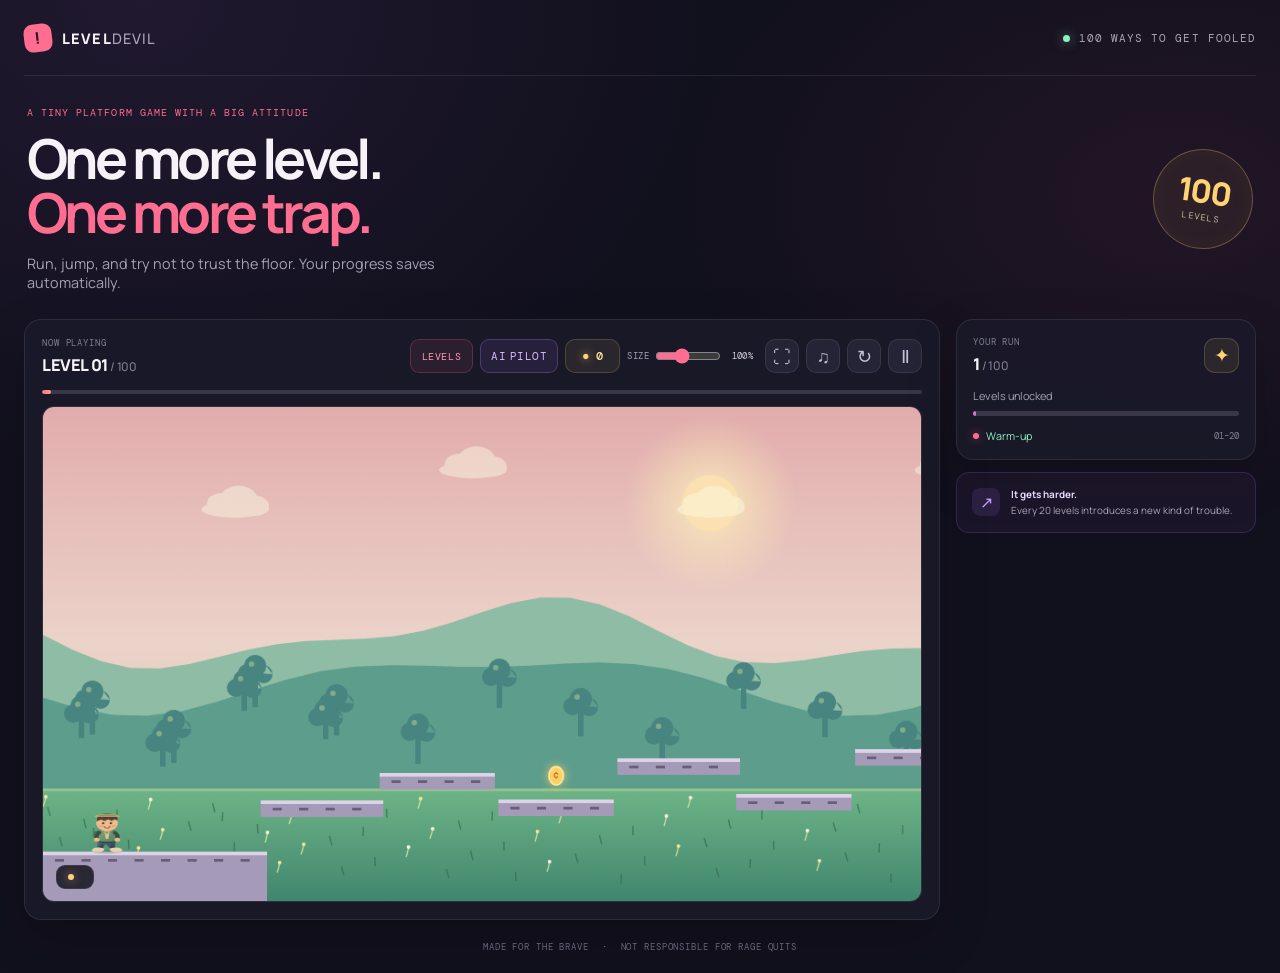
<file: index.html>
<!doctype html>
<html lang="en">
  <head>
    <meta charset="UTF-8" />
    <meta name="viewport" content="width=device-width, initial-scale=1" />
    <meta name="theme-color" content="#11101d" />
    <meta
      name="description"
      content="Dodge the devil's traps, master 100 platforming levels, and make it to the exit."
    />
    <title>Level Devil — 100 trap-filled levels</title>
    <link rel="stylesheet" href="style.css?v=4" />
  </head>
  <body>
    <main class="app">
      <header class="topbar">
        <a class="brand" href="#" aria-label="Level Devil home">
          <span class="brand-mark" aria-hidden="true">!</span>
          <span>LEVEL<span class="brand-light">DEVIL</span></span>
        </a>
        <div class="topbar-note"><span class="live-dot"></span> 100 ways to get fooled</div>
      </header>

      <section class="intro">
        <div>
          <p class="eyebrow">A tiny platform game with a big attitude</p>
          <h1>One more level.<br /><span>One more trap.</span></h1>
          <p class="intro-copy">Run, jump, and try not to trust the floor. Your progress saves automatically.</p>
        </div>
        <div class="intro-badge" aria-label="100 levels">
          <span>100</span>
          <small>LEVELS</small>
        </div>
      </section>

      <section class="game-layout" aria-label="Game">
        <div class="game-panel">
          <div class="game-toolbar">
            <div>
              <span class="toolbar-label">NOW PLAYING</span>
              <h2 id="levelTitle">LEVEL 01 <span>/ 100</span></h2>
            </div>
            <div class="toolbar-actions">
              <a class="level-select-link" id="levelSelectLink" href="level-select.html">LEVELS</a>
              <button class="ai-button" id="aiButton" type="button" aria-pressed="false" aria-label="Start AI pilot">AI <span>PILOT</span></button>
              <div class="coin-wallet" aria-label="Coins collected">
                <span aria-hidden="true">●</span>
                <strong id="coinCount">0</strong>
              </div>
              <label class="screen-size-control" for="screenSizeInput">
                <span>SIZE</span>
                <input id="screenSizeInput" type="range" min="70" max="150" step="10" value="100" aria-label="Adjust game screen size" />
                <output class="screen-size-label" id="screenSizeLabel" for="screenSizeInput">100%</output>
              </label>
              <button class="icon-button" id="fullscreenButton" type="button" aria-label="Enter fullscreen" title="Enter fullscreen">⛶</button>
              <button class="icon-button mobile-only-button" id="rotateButton" type="button" aria-label="Rotate game to landscape" title="Rotate game to landscape">⤾</button>
              <button class="icon-button" id="musicButton" type="button" aria-label="Start level music" title="Start level music">♫</button>
              <button class="icon-button" id="restartButton" type="button" aria-label="Restart level" title="Restart level">↻</button>
              <button class="icon-button" id="pauseButton" type="button" aria-label="Pause game" title="Pause game">Ⅱ</button>
            </div>
          </div>

          <div class="progress-track" aria-label="Level progress">
            <div class="progress-fill" id="levelProgress"></div>
          </div>

          <div class="stage-wrap" id="stageWrap">
            <canvas id="game" width="960" height="540" aria-label="Level Devil platform game"></canvas>
            <button class="icon-button stage-fullscreen-button" id="stageFullscreenButton" type="button" aria-label="Exit fullscreen" title="Exit fullscreen">↙</button>
            <div class="stage-message" id="stageMessage" aria-live="polite">
              <span class="message-dot"></span>
              <span id="status"></span>
            </div>
          </div>

          <div class="mobile-controls" aria-label="Touch controls">
            <div class="mobile-direction-controls">
              <button class="mobile-control-button" id="moveLeftButton" type="button" aria-label="Move left">←</button>
              <button class="mobile-control-button" id="moveRightButton" type="button" aria-label="Move right">→</button>
            </div>
            <button class="mobile-control-button mobile-jump-button" id="jumpButton" type="button" aria-label="Jump">JUMP</button>
          </div>

          <section class="leaderboard-card" id="leaderboardPanel" aria-live="polite" hidden>
            <div class="leaderboard-heading">
              <div>
                <span class="toolbar-label" id="leaderboardScope">WORLDWIDE TOP SCORES</span>
                <h2 id="leaderboardTitle">Level leaderboard</h2>
              </div>
              <span class="leaderboard-score" id="leaderboardScore">0 coins</span>
            </div>
            <p class="leaderboard-status" id="leaderboardStatus">Loading scores…</p>
            <ol class="leaderboard-list" id="leaderboardList"></ol>
          </section>

        </div>

        <aside class="side-panel">
          <section class="progress-card">
            <div class="card-heading">
              <div>
                <span class="toolbar-label">YOUR RUN</span>
                <h2 id="progressText">1 <span>/ 100</span></h2>
              </div>
              <span class="trophy" aria-hidden="true">✦</span>
            </div>
            <p class="muted-copy">Levels unlocked</p>
            <div class="mini-progress"><div id="unlockedProgress"></div></div>
            <div class="chapter-label"><span class="chapter-dot"></span><span id="chapterName">Warm-up</span><span id="chapterRange">01–20</span></div>
          </section>

          <div class="difficulty-note">
            <span class="difficulty-icon" aria-hidden="true">↗</span>
            <p><strong>It gets harder.</strong><br />Every 20 levels introduces a new kind of trouble.</p>
          </div>
        </aside>
      </section>

      <footer class="page-footer">MADE FOR THE BRAVE <span>·</span> NOT RESPONSIBLE FOR RAGE QUITS</footer>
    </main>
    <script src="game.js?v=7"></script>
    <script type="module" src="leaderboard.js?v=4"></script>
  </body>
</html>
</file>
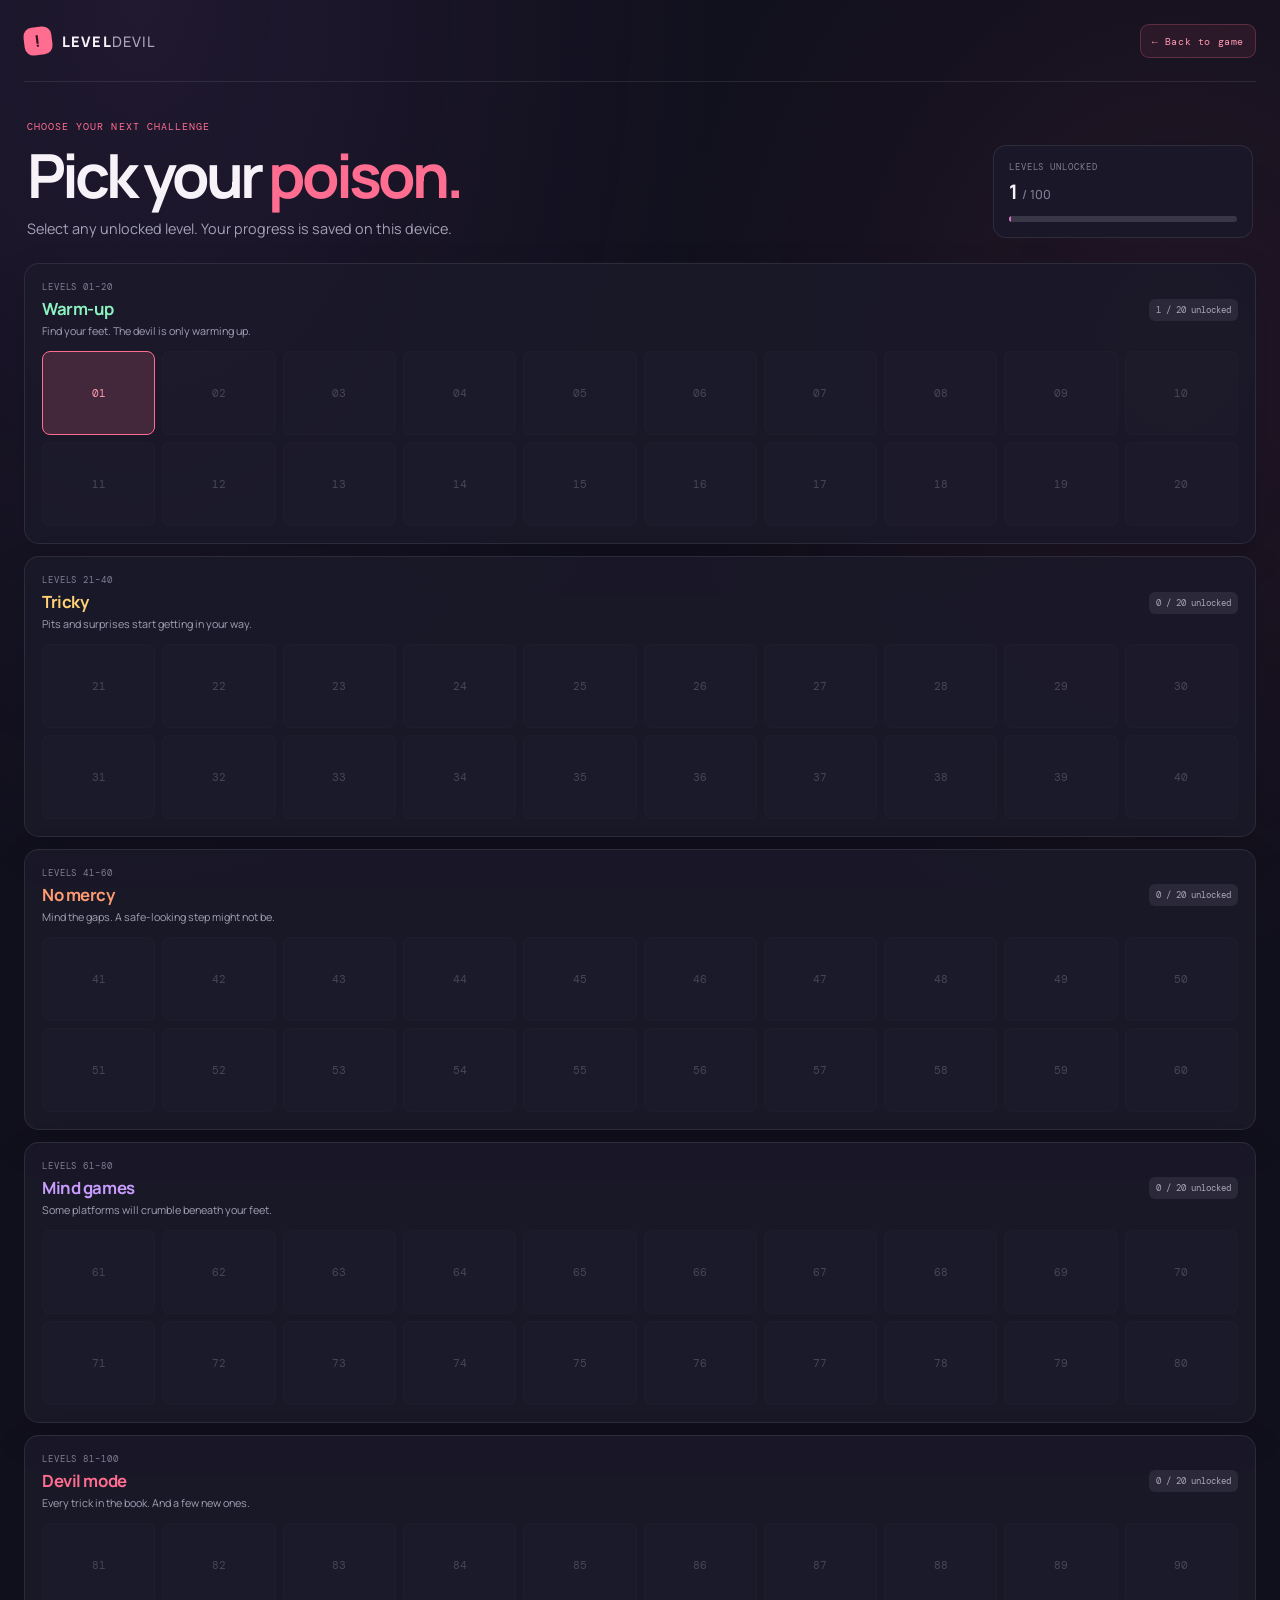
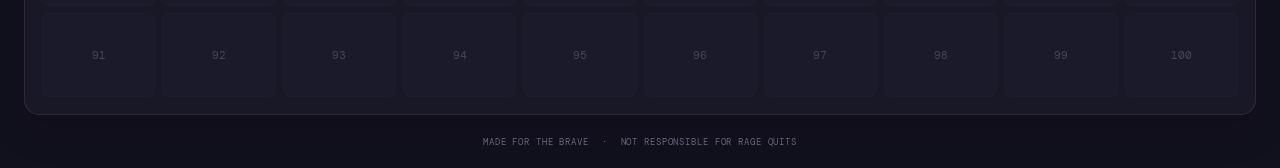
<file: level-select.html>
<!doctype html>
<html lang="en">
  <head>
    <meta charset="UTF-8" />
    <meta name="viewport" content="width=device-width, initial-scale=1" />
    <meta name="theme-color" content="#11101d" />
    <meta
      name="description"
      content="Choose from your unlocked Level Devil platforming levels."
    />
    <title>Choose a Level — Level Devil</title>
    <link rel="stylesheet" href="style.css?v=2" />
  </head>
  <body>
    <main class="app level-select-page">
      <header class="topbar">
        <a class="brand" href="index.html" aria-label="Level Devil home">
          <span class="brand-mark" aria-hidden="true">!</span>
          <span>LEVEL<span class="brand-light">DEVIL</span></span>
        </a>
        <a class="back-link" id="backToGame" href="index.html">← Back to game</a>
      </header>

      <section class="selector-intro">
        <div>
          <p class="eyebrow">Choose your next challenge</p>
          <h1>Pick your <span>poison.</span></h1>
          <p class="intro-copy">Select any unlocked level. Your progress is saved on this device.</p>
        </div>
        <div class="selector-progress">
          <span class="toolbar-label">LEVELS UNLOCKED</span>
          <strong id="unlockedCount">1 <span>/ 100</span></strong>
          <div class="mini-progress"><div id="unlockedProgress"></div></div>
        </div>
      </section>

      <div class="chapter-list" id="chapterList" aria-label="Level selection by chapter"></div>

      <footer class="page-footer">MADE FOR THE BRAVE <span>·</span> NOT RESPONSIBLE FOR RAGE QUITS</footer>
    </main>
    <script src="level-select.js?v=2"></script>
  </body>
</html>
</file>
<file: style.css>
@import url("https://fonts.googleapis.com/css2?family=DM+Mono:wght@400;500&family=Manrope:wght@400;500;600;700;800&display=swap");

:root {
  color-scheme: dark;
  font-family: "Manrope", "Segoe UI", sans-serif;
  color: #f6f2f7;
  background: #11101d;
  font-synthesis: none;
  text-rendering: optimizeLegibility;
  --bg: #11101d;
  --panel: #1b1a29;
  --panel-raised: #211f31;
  --line: rgba(255, 255, 255, 0.085);
  --muted: #a5a1b6;
  --pink: #ff6d91;
  --yellow: #ffd274;
  --green: #8bf2c0;
  --game-screen-size: 100%;
}

* {
  box-sizing: border-box;
}

html {
  overflow-x: clip;
}

body {
  min-width: 0;
  min-height: 100vh;
  margin: 0;
  background:
    radial-gradient(ellipse at 11% 0%, rgba(91, 60, 122, 0.2), transparent 36rem),
    radial-gradient(ellipse at 92% 20%, rgba(135, 55, 84, 0.14), transparent 32rem),
    var(--bg);
}

button,
a {
  color: inherit;
  font: inherit;
}

button:focus-visible,
a:focus-visible {
  outline: 2px solid var(--yellow);
  outline-offset: 3px;
}

.app {
  width: min(1340px, calc(100% - 48px));
  margin: 0 auto;
  padding: 24px 0 20px;
}

.topbar {
  display: flex;
  align-items: center;
  justify-content: space-between;
  padding-bottom: 23px;
  border-bottom: 1px solid var(--line);
}

.brand {
  display: inline-flex;
  align-items: center;
  gap: 10px;
  text-decoration: none;
  font-size: 0.91rem;
  font-weight: 800;
  letter-spacing: 0.08em;
}

.brand-mark {
  display: grid;
  width: 28px;
  height: 28px;
  place-items: center;
  border-radius: 9px;
  background: var(--pink);
  color: #321323;
  font-size: 1rem;
  transform: rotate(-7deg);
}

.brand-light {
  color: #aaa6b8;
  font-weight: 500;
}

.topbar-note,
.eyebrow,
.toolbar-label,
.page-footer {
  font-family: "DM Mono", Consolas, monospace;
  letter-spacing: 0.1em;
  text-transform: uppercase;
}

.topbar-note {
  display: flex;
  align-items: center;
  gap: 9px;
  color: #aaa6b8;
  font-size: 0.66rem;
}

.live-dot,
.chapter-dot,
.message-dot {
  width: 7px;
  height: 7px;
  border-radius: 50%;
  background: var(--green);
  box-shadow: 0 0 12px rgba(139, 242, 192, 0.6);
}

.intro {
  display: flex;
  align-items: center;
  justify-content: space-between;
  gap: 24px;
  padding: 30px 3px 27px;
}

.eyebrow {
  margin: 0 0 12px;
  color: var(--pink);
  font-size: 0.65rem;
}

h1 {
  margin: 0;
  font-size: clamp(2rem, 4.3vw, 3.55rem);
  line-height: 0.99;
  letter-spacing: -0.065em;
}

h1 span {
  color: var(--pink);
}

.intro-copy {
  max-width: 480px;
  margin: 14px 0 0;
  color: var(--muted);
  font-size: 0.9rem;
}

.intro-badge {
  display: grid;
  width: 100px;
  height: 100px;
  flex: 0 0 auto;
  align-content: center;
  justify-items: center;
  border: 1px solid rgba(255, 210, 116, 0.3);
  border-radius: 50%;
  background: rgba(255, 210, 116, 0.055);
  box-shadow: inset 0 0 25px rgba(255, 210, 116, 0.035);
  transform: rotate(8deg);
}

.intro-badge span {
  color: var(--yellow);
  font-size: 2rem;
  font-weight: 800;
  letter-spacing: -0.08em;
  line-height: 1;
}

.intro-badge small {
  margin-top: 4px;
  color: #c6b994;
  font-family: "DM Mono", Consolas, monospace;
  font-size: 0.55rem;
  letter-spacing: 0.15em;
}

.game-layout {
  display: grid;
  grid-template-columns: minmax(0, 1fr) 300px;
  align-items: start;
  gap: 16px;
}

.game-panel,
.progress-card,
.levels-card {
  border: 1px solid var(--line);
  border-radius: 17px;
  background: rgba(27, 26, 41, 0.88);
  box-shadow: 0 18px 50px rgba(0, 0, 0, 0.17);
}

.game-panel {
  min-width: 0;
  padding: 17px;
}

.game-toolbar,
.card-heading,
.levels-heading {
  display: flex;
  align-items: center;
  justify-content: space-between;
  gap: 12px;
}

.toolbar-label {
  display: block;
  color: #817d93;
  font-size: 0.56rem;
}

.game-toolbar h2,
.card-heading h2,
.levels-heading h2 {
  margin: 5px 0 0;
  font-size: 1.02rem;
  font-weight: 800;
  letter-spacing: -0.025em;
}

.game-toolbar h2 span,
.card-heading h2 span {
  color: #817d93;
  font-size: 0.75rem;
  font-weight: 500;
}

.toolbar-actions {
  display: flex;
  align-items: center;
  gap: 7px;
}

.mobile-only-button {
  display: none !important;
}

.level-select-link,
.back-link {
  display: inline-flex;
  align-items: center;
  justify-content: center;
  min-height: 34px;
  padding: 0 11px;
  border: 1px solid rgba(255, 109, 145, 0.24);
  border-radius: 9px;
  background: rgba(255, 109, 145, 0.08);
  color: #ff9ab1;
  font-family: "DM Mono", Consolas, monospace;
  font-size: 0.62rem;
  letter-spacing: 0.06em;
  text-decoration: none;
  transition: background 140ms ease, border-color 140ms ease;
}

.ai-button {
  display: inline-flex;
  align-items: center;
  gap: 4px;
  min-height: 34px;
  padding: 0 10px;
  border: 1px solid rgba(184, 122, 255, 0.28);
  border-radius: 9px;
  background: rgba(184, 122, 255, 0.09);
  color: #d9baff;
  cursor: pointer;
  font-family: "DM Mono", Consolas, monospace;
  font-size: 0.66rem;
  letter-spacing: 0.04em;
  transition: background 140ms ease, border-color 140ms ease, color 140ms ease;
}

.ai-button:hover {
  border-color: rgba(184, 122, 255, 0.5);
  background: rgba(184, 122, 255, 0.16);
}

.ai-button.is-active {
  border-color: rgba(139, 242, 192, 0.4);
  background: rgba(139, 242, 192, 0.12);
  color: var(--green);
}

.level-select-link:hover,
.back-link:hover {
  border-color: rgba(255, 109, 145, 0.48);
  background: rgba(255, 109, 145, 0.16);
}

.coin-wallet {
  display: flex;
  min-width: 55px;
  height: 34px;
  align-items: center;
  justify-content: center;
  gap: 7px;
  padding: 0 10px;
  border: 1px solid rgba(255, 210, 116, 0.18);
  border-radius: 10px;
  background: rgba(255, 210, 116, 0.075);
  color: #ffe0a0;
  font-family: "DM Mono", Consolas, monospace;
  font-size: 0.73rem;
}

.coin-wallet span {
  color: var(--yellow);
  font-size: 0.78rem;
  text-shadow: 0 0 9px rgba(255, 210, 116, 0.75);
}

.coin-wallet strong {
  font-weight: 500;
}

.icon-button {
  display: grid;
  width: 34px;
  height: 34px;
  place-items: center;
  border: 1px solid var(--line);
  border-radius: 10px;
  background: #252336;
  color: #c4c0d1;
  cursor: pointer;
  font-size: 1.1rem;
  transition: background 140ms ease, color 140ms ease, transform 140ms ease;
}

.icon-button:hover {
  background: #343147;
  color: white;
  transform: translateY(-1px);
}

.progress-track,
.mini-progress {
  height: 4px;
  overflow: hidden;
  border-radius: 9px;
  background: #393648;
}

.progress-track {
  margin: 14px 0 12px;
}

.progress-fill,
.mini-progress div {
  width: 1%;
  height: 100%;
  border-radius: inherit;
  background: linear-gradient(90deg, var(--pink), #ffa178);
  transition: width 220ms ease;
}

.stage-wrap {
  position: relative;
  display: flex;
  align-items: center;
  justify-content: safe center;
  overflow: auto;
  max-height: 72vh;
  border: 1px solid rgba(255, 255, 255, 0.085);
  border-radius: 12px;
  background: #191b2b;
  touch-action: pan-x pan-y;
  scrollbar-color: #6d687e #292738;
  scrollbar-width: thin;
}

canvas {
  display: block;
  flex: 0 0 auto;
  width: var(--game-screen-size);
  max-width: none;
  height: auto;
  aspect-ratio: 16 / 9;
}

.stage-wrap:fullscreen {
  display: grid;
  width: 100vw;
  height: 100vh;
  max-height: none;
  place-items: center;
  overflow: hidden;
  border: 0;
  border-radius: 0;
  background: #171622;
}

.stage-wrap:fullscreen canvas {
  width: min(100vw, calc(100vh * 16 / 9));
  max-height: 100vh;
}

.stage-fullscreen-button {
  display: none;
}

.stage-wrap:fullscreen .stage-fullscreen-button,
.stage-wrap.is-fullscreen .stage-fullscreen-button {
  position: absolute;
  z-index: 2;
  top: max(12px, env(safe-area-inset-top));
  right: max(12px, env(safe-area-inset-right));
  display: grid;
}

.stage-wrap.is-fullscreen {
  position: fixed;
  z-index: 1000;
  inset: 0;
  display: grid;
  width: 100vw;
  height: 100vh;
  height: 100dvh;
  max-height: none;
  place-items: center;
  overflow: hidden;
  border: 0;
  border-radius: 0;
  background: #171622;
}

.stage-wrap.is-fullscreen canvas {
  width: min(100vw, calc(100vh * 16 / 9));
  width: min(100vw, calc(100dvh * 16 / 9));
  max-height: 100vh;
  max-height: 100dvh;
}

.game-fullscreen-fallback {
  overflow: hidden;
}

.screen-size-control {
  display: inline-flex;
  align-items: center;
  gap: 6px;
  color: #a5a1b6;
  font-family: "DM Mono", Consolas, monospace;
  font-size: 0.57rem;
  letter-spacing: 0.05em;
}

.screen-size-control input {
  width: 66px;
  height: 20px;
  margin: 0;
  accent-color: var(--pink);
  cursor: pointer;
}

.screen-size-label {
  min-width: 31px;
  color: #d4cfdf;
  text-align: center;
}

.stage-message {
  position: absolute;
  left: 13px;
  bottom: 12px;
  display: flex;
  align-items: center;
  gap: 8px;
  max-width: calc(100% - 26px);
  padding: 8px 11px;
  border: 1px solid rgba(255, 255, 255, 0.09);
  border-radius: 9px;
  background: rgba(18, 17, 29, 0.84);
  color: #e4e0eb;
  font-size: 0.72rem;
  backdrop-filter: blur(8px);
}

.mobile-controls {
  display: none;
}

.mobile-direction-controls {
  display: flex;
  gap: 10px;
}

.mobile-control-button {
  display: grid;
  width: clamp(58px, 17vw, 72px);
  height: 56px;
  place-items: center;
  border: 1px solid rgba(226, 221, 239, 0.18);
  border-radius: 15px;
  background: linear-gradient(145deg, #343146, #252335);
  box-shadow: 0 4px 0 rgba(9, 8, 15, 0.42), inset 0 1px rgba(255, 255, 255, 0.055);
  color: #f3eef9;
  cursor: pointer;
  font-size: 1.65rem;
  font-weight: 800;
  touch-action: none;
  user-select: none;
  -webkit-user-select: none;
  -webkit-tap-highlight-color: transparent;
}

.mobile-control-button:active {
  transform: translateY(2px);
  border-color: rgba(139, 242, 192, 0.38);
  background: #35443e;
  box-shadow: 0 2px 0 rgba(9, 8, 15, 0.42);
}

.mobile-jump-button {
  width: clamp(98px, 29vw, 128px);
  border-color: rgba(255, 109, 145, 0.35);
  background: linear-gradient(145deg, #63394f, #392638);
  color: #ffcada;
  font-family: "DM Mono", Consolas, monospace;
  font-size: 0.77rem;
  letter-spacing: 0.14em;
}

.leaderboard-card {
  margin-top: 12px;
  padding: 15px;
  border: 1px solid rgba(255, 210, 116, 0.17);
  border-radius: 12px;
  background: linear-gradient(125deg, rgba(255, 210, 116, 0.055), rgba(255, 109, 145, 0.035));
}

.leaderboard-card[hidden] {
  display: none;
}

.leaderboard-heading {
  display: flex;
  align-items: center;
  justify-content: space-between;
  gap: 12px;
}

.leaderboard-heading h2 {
  margin: 5px 0 0;
  font-size: 0.96rem;
}

.leaderboard-score {
  padding: 6px 9px;
  border: 1px solid rgba(255, 210, 116, 0.16);
  border-radius: 8px;
  background: rgba(255, 210, 116, 0.075);
  color: var(--yellow);
  font-family: "DM Mono", Consolas, monospace;
  font-size: 0.67rem;
}

.leaderboard-status {
  margin: 10px 0;
  color: var(--muted);
  font-size: 0.68rem;
}

.leaderboard-list {
  display: grid;
  gap: 5px;
  margin: 0;
  padding: 0;
  list-style: none;
}

.leaderboard-list li {
  display: grid;
  grid-template-columns: 28px minmax(0, 1fr) auto;
  align-items: center;
  gap: 8px;
  padding: 7px 9px;
  border: 1px solid transparent;
  border-radius: 7px;
  background: rgba(15, 14, 25, 0.3);
  font-size: 0.68rem;
}

.leaderboard-list li.is-you {
  border-color: rgba(139, 242, 192, 0.22);
  background: rgba(139, 242, 192, 0.07);
}

.leaderboard-rank {
  color: var(--yellow);
  font-family: "DM Mono", Consolas, monospace;
  font-size: 0.62rem;
}

.leaderboard-player {
  overflow: hidden;
  color: #e9e5ef;
  text-overflow: ellipsis;
  white-space: nowrap;
}

.leaderboard-result {
  color: #aaa6b9;
  font-family: "DM Mono", Consolas, monospace;
  font-size: 0.6rem;
  white-space: nowrap;
}

.message-dot {
  width: 6px;
  height: 6px;
  flex: 0 0 auto;
  background: var(--yellow);
  box-shadow: 0 0 10px rgba(255, 210, 116, 0.6);
}

.side-panel {
  display: grid;
  gap: 12px;
}

.progress-card,
.levels-card {
  padding: 16px;
}

.trophy {
  display: grid;
  width: 35px;
  height: 35px;
  place-items: center;
  border: 1px solid rgba(255, 210, 116, 0.18);
  border-radius: 11px;
  background: rgba(255, 210, 116, 0.08);
  color: var(--yellow);
  font-size: 1.2rem;
}

.muted-copy {
  margin: 13px 0 8px;
  color: var(--muted);
  font-size: 0.68rem;
}

.mini-progress {
  height: 5px;
}

.mini-progress div {
  background: linear-gradient(90deg, #b87aff, var(--pink));
}

.chapter-label {
  display: flex;
  align-items: center;
  gap: 7px;
  margin-top: 13px;
  color: #d6d2df;
  font-size: 0.67rem;
}

.chapter-dot {
  width: 6px;
  height: 6px;
  background: var(--pink);
  box-shadow: 0 0 10px rgba(255, 109, 145, 0.5);
}

.chapter-label span:last-child {
  margin-left: auto;
  color: #858196;
  font-family: "DM Mono", Consolas, monospace;
  font-size: 0.58rem;
}

.levels-heading {
  align-items: end;
}

.levels-heading h2 {
  font-size: 0.91rem;
}

.level-count {
  padding: 5px 7px;
  border-radius: 6px;
  background: #2a2839;
  color: #aaa6b9;
  font-family: "DM Mono", Consolas, monospace;
  font-size: 0.57rem;
}

.level-grid {
  display: grid;
  grid-template-columns: repeat(10, minmax(0, 1fr));
  gap: 5px;
  max-height: 191px;
  overflow-y: auto;
  margin-top: 14px;
  padding: 1px 3px 3px 1px;
  scrollbar-color: #4b465e transparent;
  scrollbar-width: thin;
}

.level-button {
  display: grid;
  min-width: 0;
  aspect-ratio: 1;
  place-items: center;
  padding: 0;
  border: 1px solid transparent;
  border-radius: 7px;
  background: #292738;
  color: #9995a9;
  cursor: pointer;
  font-family: "DM Mono", Consolas, monospace;
  font-size: 0.57rem;
  text-decoration: none;
  transition: 140ms ease;
}

.level-button:not(:disabled):hover {
  border-color: rgba(255, 255, 255, 0.2);
  background: #3a364e;
  color: #fff;
}

.level-button.is-current {
  border-color: var(--pink);
  background: rgba(255, 109, 145, 0.18);
  color: #ff9ab1;
}

.level-button.is-complete {
  background: rgba(139, 242, 192, 0.12);
  color: var(--green);
}

.level-button:disabled {
  cursor: not-allowed;
  opacity: 0.36;
}

.difficulty-note {
  display: flex;
  align-items: center;
  gap: 11px;
  padding: 13px 15px;
  border: 1px solid rgba(184, 122, 255, 0.16);
  border-radius: 13px;
  background: rgba(138, 89, 193, 0.08);
}

.difficulty-icon {
  display: grid;
  width: 28px;
  height: 28px;
  flex: 0 0 auto;
  place-items: center;
  border-radius: 8px;
  background: rgba(184, 122, 255, 0.12);
  color: #c89dff;
}

.difficulty-note p {
  margin: 0;
  color: #a9a4b9;
  font-size: 0.62rem;
  line-height: 1.65;
}

.difficulty-note strong {
  color: #e6d8fa;
  font-weight: 700;
}

.page-footer {
  padding: 21px 0 0;
  color: #686579;
  font-size: 0.55rem;
  text-align: center;
}

.page-footer span {
  padding: 0 7px;
  color: var(--pink);
}

.selector-intro {
  display: flex;
  align-items: end;
  justify-content: space-between;
  gap: 24px;
  padding: 38px 3px 25px;
}

.selector-intro h1 {
  font-size: clamp(2.2rem, 5vw, 3.8rem);
}

.selector-intro h1 span {
  color: var(--pink);
}

.selector-progress {
  width: min(260px, 38%);
  flex: 0 0 auto;
  padding: 15px;
  border: 1px solid var(--line);
  border-radius: 13px;
  background: rgba(27, 26, 41, 0.88);
}

.selector-progress strong {
  display: block;
  margin: 5px 0 11px;
  font-size: 1.25rem;
}

.selector-progress strong span {
  color: #817d93;
  font-size: 0.78rem;
  font-weight: 500;
}

.selector-progress .mini-progress {
  height: 6px;
}

.chapter-list {
  display: grid;
  gap: 12px;
}

.chapter-card {
  padding: 17px;
  border: 1px solid var(--line);
  border-radius: 15px;
  background: rgba(27, 26, 41, 0.88);
  box-shadow: 0 15px 40px rgba(0, 0, 0, 0.12);
}

.chapter-card-heading {
  display: flex;
  align-items: center;
  justify-content: space-between;
  gap: 15px;
  margin-bottom: 13px;
}

.chapter-card-title h2 {
  margin: 4px 0;
  font-size: 1.05rem;
  letter-spacing: -0.025em;
}

.chapter-card-title p {
  margin: 0;
  color: var(--muted);
  font-size: 0.67rem;
}

.chapter-levels {
  display: grid;
  grid-template-columns: repeat(10, minmax(0, 1fr));
  gap: 7px;
}

.chapter-levels .level-button {
  width: 100%;
  aspect-ratio: 1.35;
  border-radius: 8px;
  font-size: 0.67rem;
}

.chapter-levels .level-button:disabled {
  border: 1px solid rgba(255, 255, 255, 0.035);
  background: rgba(41, 39, 56, 0.58);
}

@media (min-width: 1500px) {
  .game-layout {
    grid-template-columns: minmax(0, 1fr) 320px;
  }
}

@media (max-width: 900px) {
  .game-layout {
    grid-template-columns: minmax(0, 1fr) 260px;
    gap: 12px;
  }

  .game-panel {
    padding: 12px;
  }

  .progress-card,
  .levels-card {
    padding: 13px;
  }
}

@media (max-width: 700px) {
  .app {
    width: min(100% - 24px, 560px);
    padding-top: 13px;
  }

  .topbar {
    padding-bottom: 16px;
  }

  .topbar-note {
    font-size: 0.56rem;
  }

  .intro {
    padding: 24px 2px 20px;
  }

  .intro-copy {
    max-width: 340px;
    font-size: 0.78rem;
  }

  .selector-intro {
    align-items: flex-start;
    padding: 27px 2px 20px;
  }

  .selector-progress {
    width: 145px;
    padding: 11px;
  }

  .chapter-card {
    padding: 13px;
  }

  .chapter-levels {
    gap: 5px;
  }

  .chapter-levels .level-button {
    aspect-ratio: 1;
    border-radius: 6px;
    font-size: 0.59rem;
  }

  .intro-badge {
    width: 70px;
    height: 70px;
  }

  .intro-badge span {
    font-size: 1.5rem;
  }

  .intro-badge small {
    font-size: 0.44rem;
  }

  .game-layout {
    grid-template-columns: 1fr;
  }

  .mobile-controls {
    display: flex;
    min-height: 76px;
    align-items: center;
    justify-content: space-between;
    gap: 14px;
    padding: 12px 2px 1px;
    touch-action: none;
    user-select: none;
    -webkit-user-select: none;
  }

  .side-panel {
    grid-template-columns: 1fr;
  }

  .level-grid {
    max-height: 184px;
  }

}

@media (hover: none) and (pointer: coarse) {
  .mobile-only-button {
    display: grid !important;
  }

  .mobile-controls {
    display: flex;
    min-height: 76px;
    align-items: center;
    justify-content: space-between;
    gap: 14px;
    padding: 12px 2px 1px;
    touch-action: none;
    user-select: none;
    -webkit-user-select: none;
  }
}

@media (max-width: 430px) {
  .app {
    width: calc(100% - 32px);
  }

  .game-toolbar {
    flex-wrap: wrap;
  }

  .toolbar-actions {
    flex-wrap: wrap;
    justify-content: flex-end;
    gap: 5px;
  }

  .screen-size-control {
    gap: 4px;
  }

  .screen-size-control input {
    width: 56px;
  }

  .level-select-link,
  .ai-button {
    padding: 0 8px;
  }

  .ai-button span {
    display: none;
  }

  .coin-wallet {
    min-width: 48px;
    padding: 0 7px;
  }

  h1 {
    font-size: 2rem;
  }

  .intro-badge {
    width: 60px;
    height: 60px;
  }

  .selector-intro {
    flex-direction: column;
    gap: 16px;
  }

  .selector-progress {
    width: 100%;
  }

  .chapter-card-heading {
    align-items: flex-start;
  }

  .chapter-card-title p {
    max-width: 220px;
    line-height: 1.5;
  }

}

@media (max-width: 360px) {
  .intro-badge {
    display: none;
  }

  .topbar-note {
    font-size: 0.49rem;
  }
}
</file>
